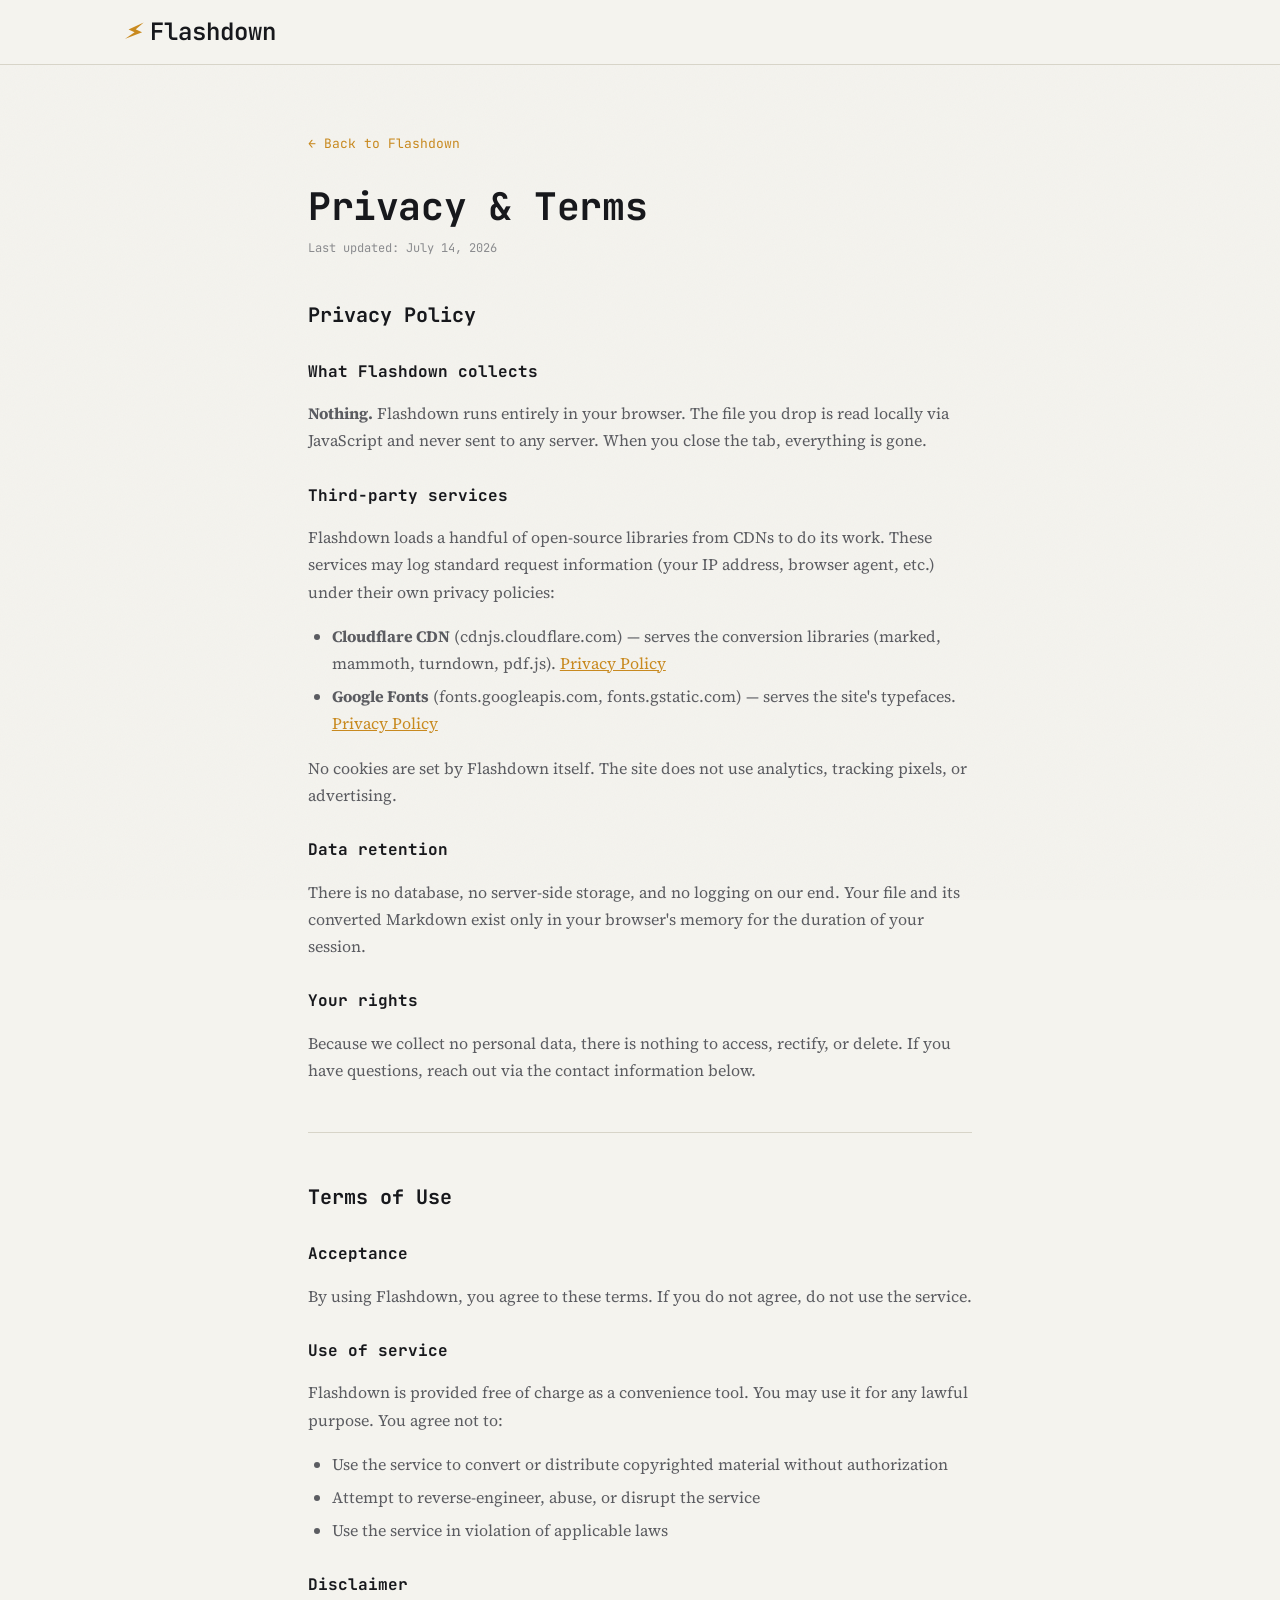
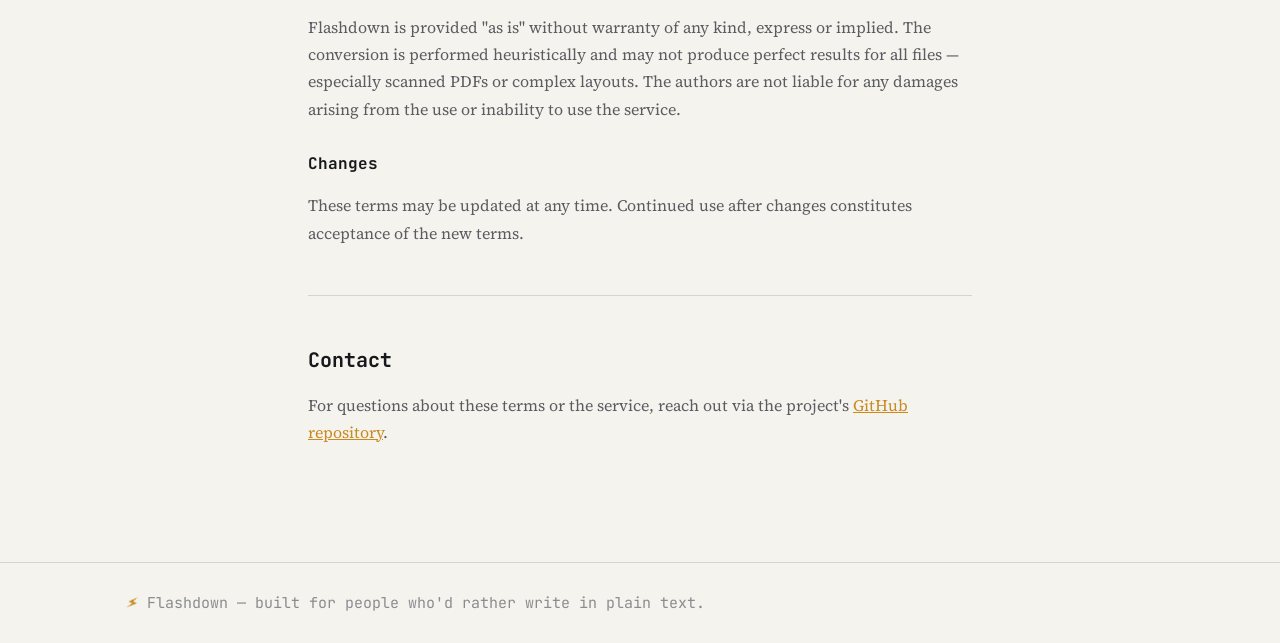
<file: legal.html>
<!DOCTYPE html>
<html lang="en">
<head>
<meta charset="UTF-8">
<meta name="viewport" content="width=device-width, initial-scale=1.0">
<title>Privacy &amp; Terms — Flashdown</title>
<meta name="description" content="Privacy Policy and Terms of Use for Flashdown — the browser-based PDF, DOCX &amp; TXT to Markdown converter.">
<meta property="og:title" content="Privacy &amp; Terms — Flashdown">
<meta property="og:description" content="Privacy Policy and Terms of Use for Flashdown — the browser-based PDF, DOCX &amp; TXT to Markdown converter.">
<meta property="og:type" content="website">
<meta property="og:url" content="https://flashdown.co.in/legal.html">
<meta property="og:image" content="https://flashdown.co.in/og-image.png">
<meta name="twitter:card" content="summary_large_image">
<meta name="twitter:title" content="Privacy &amp; Terms — Flashdown">
<meta name="twitter:description" content="Privacy Policy and Terms of Use for Flashdown — the browser-based PDF, DOCX &amp; TXT to Markdown converter.">
<link rel="canonical" href="https://flashdown.co.in/legal.html">
<link rel="icon" type="image/svg+xml" href="favicon.svg">
<link rel="preconnect" href="https://fonts.googleapis.com">
<link rel="preconnect" href="https://fonts.gstatic.com" crossorigin>
<link href="https://fonts.googleapis.com/css2?family=JetBrains+Mono:wght@400;500;600;700&family=Source+Serif+4:opsz,wght@8..60,400;8..60,500;8..60,600&display=swap" rel="stylesheet">
<link rel="stylesheet" href="style.css">
<style>
.legal { padding: 64px 28px 100px; max-width: 720px; margin: 0 auto; }
.legal h1 { font-family: var(--mono); font-size: clamp(28px, 4vw, 38px); margin: 0 0 8px; }
.legal h2 { font-family: var(--mono); font-size: 20px; margin: 40px 0 12px; color: var(--ink); }
.legal h3 { font-family: var(--mono); font-size: 16px; margin: 28px 0 8px; color: var(--ink); }
.legal p, .legal li { color: var(--ink-soft); font-size: 16px; line-height: 1.7; }
.legal ul { padding-left: 1.4em; }
.legal li { margin: 6px 0; }
.legal hr { border: none; border-top: 1.5px solid var(--rule); margin: 48px 0; }
.legal .updated { font-family: var(--mono); font-size: 12px; color: var(--ink-faint); margin-bottom: 32px; }
.legal a { color: var(--amber); }
.legal address { font-style: normal; color: var(--ink-soft); }
.back-link { display: inline-flex; align-items: center; gap: 6px; font-family: var(--mono); font-size: 13px; color: var(--ink-soft); text-decoration: none; margin-bottom: 32px; }
.back-link:hover { color: var(--ink); }
</style>
</head>
<body>

<div class="grain"></div>

<header class="site-header">
  <div class="wrap header-inner">
    <div class="logo">
      <span class="logo-mark">⚡</span><span class="logo-text">Flashdown</span>
    </div>
  </div>
</header>

<main class="legal">
  <a href="index.html" class="back-link">&larr; Back to Flashdown</a>
  <h1>Privacy &amp; Terms</h1>
  <p class="updated">Last updated: July 14, 2026</p>

  <h2>Privacy Policy</h2>

  <h3>What Flashdown collects</h3>
  <p><strong>Nothing.</strong> Flashdown runs entirely in your browser. The file you drop is read locally via JavaScript and never sent to any server. When you close the tab, everything is gone.</p>

  <h3>Third-party services</h3>
  <p>Flashdown loads a handful of open-source libraries from CDNs to do its work. These services may log standard request information (your IP address, browser agent, etc.) under their own privacy policies:</p>
  <ul>
    <li><strong>Cloudflare CDN</strong> (cdnjs.cloudflare.com) — serves the conversion libraries (marked, mammoth, turndown, pdf.js). <a href="https://www.cloudflare.com/privacypolicy/" target="_blank" rel="noopener">Privacy Policy</a></li>
    <li><strong>Google Fonts</strong> (fonts.googleapis.com, fonts.gstatic.com) — serves the site's typefaces. <a href="https://policies.google.com/privacy" target="_blank" rel="noopener">Privacy Policy</a></li>
  </ul>
  <p>No cookies are set by Flashdown itself. The site does not use analytics, tracking pixels, or advertising.</p>

  <h3>Data retention</h3>
  <p>There is no database, no server-side storage, and no logging on our end. Your file and its converted Markdown exist only in your browser's memory for the duration of your session.</p>

  <h3>Your rights</h3>
  <p>Because we collect no personal data, there is nothing to access, rectify, or delete. If you have questions, reach out via the contact information below.</p>

  <hr>

  <h2>Terms of Use</h2>

  <h3>Acceptance</h3>
  <p>By using Flashdown, you agree to these terms. If you do not agree, do not use the service.</p>

  <h3>Use of service</h3>
  <p>Flashdown is provided free of charge as a convenience tool. You may use it for any lawful purpose. You agree not to:</p>
  <ul>
    <li>Use the service to convert or distribute copyrighted material without authorization</li>
    <li>Attempt to reverse-engineer, abuse, or disrupt the service</li>
    <li>Use the service in violation of applicable laws</li>
  </ul>

  <h3>Disclaimer</h3>
  <p>Flashdown is provided "as is" without warranty of any kind, express or implied. The conversion is performed heuristically and may not produce perfect results for all files — especially scanned PDFs or complex layouts. The authors are not liable for any damages arising from the use or inability to use the service.</p>

  <h3>Changes</h3>
  <p>These terms may be updated at any time. Continued use after changes constitutes acceptance of the new terms.</p>

  <hr>

  <h2>Contact</h2>
  <p>For questions about these terms or the service, reach out via the project's <a href="https://github.com/bills740ssrw-creator/flashdown" target="_blank" rel="noopener">GitHub repository</a>.</p>
</main>

<footer class="site-footer">
  <div class="wrap footer-inner">
    <span class="logo-mark">⚡</span>
    <p>Flashdown — built for people who'd rather write in plain text.</p>
  </div>
</footer>

</body>
</html>
</file>
<file: style.css>
/* ---------- tokens ---------- */
:root {
  --paper: #F4F3EE;
  --paper-deep: #EBE9E1;
  --paper-panel: #FCFBF8;
  --rule: #D7D4C8;
  --ink: #17181C;
  --ink-soft: #5B5C61;
  --ink-faint: #8B8C8F;
  --amber: #C98A1F;
  --amber-soft: #F0DDB2;
  --green: #2F7A52;
  --green-soft: #CFE8DA;
  --blue: #3B6EA5;
  --blue-soft: #D3E1EE;
  --red: #B8493F;
  --red-soft: #F0D8D4;
  --mono: 'JetBrains Mono', ui-monospace, SFMono-Regular, Menlo, Consolas, monospace;
  --serif: 'Source Serif 4', Georgia, 'Times New Roman', serif;
  --radius: 3px;
  --max: 1080px;
}

* { box-sizing: border-box; }
[hidden] { display: none !important; }
html { scroll-behavior: smooth; }

body {
  margin: 0;
  background: var(--paper);
  color: var(--ink);
  font-family: var(--serif);
  font-size: 17px;
  line-height: 1.6;
  -webkit-font-smoothing: antialiased;
}

.wrap { max-width: var(--max); margin: 0 auto; padding: 0 28px; }

a { color: inherit; }

code {
  font-family: var(--mono);
  background: var(--paper-deep);
  padding: 0.1em 0.4em;
  border-radius: 3px;
  font-size: 0.88em;
}

/* subtle paper grain */
.grain {
  position: fixed; inset: 0; pointer-events: none; z-index: 0;
  opacity: 0.035; mix-blend-mode: multiply;
  background-image: url("data:image/svg+xml,%3Csvg xmlns='http://www.w3.org/2000/svg' width='120' height='120'%3E%3Cfilter id='n'%3E%3CfeTurbulence type='fractalNoise' baseFrequency='0.9' numOctaves='2' stitchTiles='stitch'/%3E%3C/filter%3E%3Crect width='100%25' height='100%25' filter='url(%23n)'/%3E%3C/svg%3E");
}

/* ---------- header ---------- */
.site-header {
  position: sticky; top: 0; z-index: 20;
  background: rgba(244,243,238,0.88);
  backdrop-filter: blur(6px);
  border-bottom: 1px solid var(--rule);
}
.header-inner {
  display: flex; align-items: center; justify-content: space-between;
  height: 64px;
}
.logo { display: flex; align-items: center; gap: 8px; font-family: var(--mono); font-weight: 600; font-size: 24px; }
.logo-mark { color: var(--amber); font-weight: 700; display: inline-block; transform: rotate(25deg); }
.header-nav { display: flex; align-items: center; gap: 28px; font-family: var(--mono); font-size: 14px; }
.header-nav a { text-decoration: none; color: var(--ink-soft); border-bottom: 1px solid transparent; transition: color .15s, border-color .15s; }
.header-nav a:hover { color: var(--ink); border-color: var(--amber); }
.nav-cta {
  background: var(--amber); color: var(--ink) !important; font-weight: 600;
  padding: 8px 14px; border-radius: 5px; border-bottom: none !important;
  transition: transform .12s, background .15s !important;
}
.nav-cta:hover { background: #E0A53A; transform: translateY(-1px); }

/* ---------- hero ---------- */
.hero { padding: 32px 28px 40px; position: relative; z-index: 1; }
.hero-copy { max-width: 640px; margin-bottom: 44px; }
.eyebrow {
  font-family: var(--mono); font-size: 13px; letter-spacing: 0.06em;
  color: var(--amber); text-transform: lowercase; margin: 0 0 14px;
}
h1 {
  font-family: var(--mono); font-weight: 700; font-size: clamp(38px, 6vw, 60px);
  line-height: 1.04; margin: 0 0 20px; letter-spacing: -0.01em;
}
.hero-highlight { color: var(--amber); }
.hero-sub { font-size: 19px; color: var(--ink-soft); max-width: 540px; margin: 0; }
.hero-sub code { font-size: 0.85em; }
.trust-row { display: flex; flex-wrap: wrap; gap: 10px; margin-top: 22px; }
.trust-pill {
  display: inline-flex; align-items: center; gap: 6px;
  font-family: var(--mono); font-size: 12px; color: var(--ink-soft);
  background: var(--paper-panel); border: 1px solid var(--rule);
  padding: 6px 11px; border-radius: 20px;
}
.trust-pill svg { color: var(--amber); flex-shrink: 0; }

/* ---------- the bench (converter) ---------- */
.bench {
  display: grid;
  grid-template-columns: 1fr auto 1fr;
  align-items: stretch;
  gap: 0;
  background: var(--paper-panel);
  border: 1.5px solid var(--ink);
  border-radius: 10px;
  box-shadow: 0 2px 0 rgba(23,24,28,0.05), 0 32px 56px -20px rgba(23,24,28,0.4), 0 6px 16px -4px rgba(23,24,28,0.15);
  overflow: hidden;
  min-height: 420px;
  transition: box-shadow .2s;
}
.bench:hover {
  box-shadow: 0 2px 0 rgba(23,24,28,0.05), 0 36px 64px -20px rgba(23,24,28,0.44), 0 8px 20px -4px rgba(201,138,31,0.18);
}

.pane { display: flex; flex-direction: column; position: relative; }
.pane::before {
  content: ''; position: absolute; top: 0; left: 0; right: 0; height: 3px; z-index: 1;
}
.pane-in::before { background: var(--amber); }
.pane-out::before { background: var(--green); }
.pane-in { border-right: 1.5px solid var(--ink); cursor: pointer; transition: box-shadow .18s; }
.pane-in:focus-visible { outline: 2px solid var(--amber); outline-offset: -2px; }
.pane-in.dragover {
  box-shadow: inset 0 0 0 2px var(--amber);
  background: var(--amber-soft);
}
.pane-label {
  padding: 14px 22px; border-bottom: 1px solid var(--rule);
  font-family: var(--mono); font-size: 12px; letter-spacing: 0.1em; color: var(--ink-faint);
  display: flex; align-items: center; justify-content: space-between;
}
.pane-in .pane-label span { background: var(--amber); color: var(--paper-panel); font-weight: 700; }
.pane-out .pane-label span { background: var(--green); color: var(--paper-panel); font-weight: 700; }
.pane-label span { padding: 3px 10px; border-radius: 4px; letter-spacing: 0.06em; }
.pane-tools { display: flex; align-items: center; gap: 10px; }
.stat { font-size: 11px; color: var(--ink-faint); text-transform: none; letter-spacing: 0.02em; }
.icon-btn {
  display: flex; align-items: center; justify-content: center;
  width: 26px; height: 26px; border-radius: 4px; border: 1px solid var(--rule);
  background: var(--paper-panel); color: var(--ink-soft); cursor: pointer;
  transition: border-color .15s, color .15s;
}
.icon-btn:hover { border-color: var(--ink); color: var(--ink); }

.drop-content {
  flex: 1; display: flex; flex-direction: column; align-items: center; justify-content: center;
  gap: 14px; padding: 30px; text-align: center; transition: transform .18s;
}
.pane-in.dragover .drop-content { transform: scale(1.035); }
.paper-stack { width: 84px; height: auto; transition: transform .18s; }
.pane-in.dragover .paper-stack { transform: translateY(-3px) rotate(-2deg); }
.drop-instruction { margin: 0; font-size: 16.5px; color: var(--ink); }
.drop-instruction strong { font-family: var(--mono); font-weight: 700; color: var(--amber); }
.drop-formats { margin: 0; display: flex; gap: 8px; }
.drop-formats span {
  font-family: var(--mono); font-size: 11.5px; font-weight: 700; letter-spacing: 0.03em;
  padding: 3px 9px; border-radius: 4px; color: var(--paper-panel);
}
.drop-formats .fmt-pdf { background: var(--red); }
.drop-formats .fmt-docx { background: var(--blue); }
.drop-formats .fmt-txt { background: var(--green); }

.file-loaded { flex: 1; display: flex; align-items: center; justify-content: center; padding: 30px; }
.file-chip { display: flex; align-items: center; gap: 12px; font-family: var(--mono); font-size: 14px; }
.file-icon {
  display: flex; align-items: center; justify-content: center;
  background: var(--ink); color: var(--paper);
  width: 34px; height: 34px; border-radius: 4px; flex-shrink: 0;
}
.file-meta { display: flex; flex-direction: column; gap: 2px; text-align: left; }
.file-name { color: var(--ink); word-break: break-all; }
.file-size { color: var(--ink-faint); font-size: 12px; }

.seam {
  display: flex; flex-direction: column; align-items: center; justify-content: center;
  gap: 10px; padding: 0 18px; background: var(--paper-deep); position: relative;
  border-right: 1.5px solid var(--ink);
}

.seam-idle-icon { display: none; color: var(--ink-faint); }
.seam.idle .seam-idle-icon { display: flex; }

.steps { list-style: none; margin: 0; padding: 0; display: none; flex-direction: column; gap: 9px; }
.seam.active .steps, .seam.done .steps { display: flex; }
.step {
  font-family: var(--mono); font-size: 10.5px; letter-spacing: 0.03em; color: var(--ink-faint);
  align-items: center; gap: 7px; white-space: nowrap; opacity: 0.4;
  transition: opacity .2s, color .2s;
}
.step-dot {
  width: 6px; height: 6px; border-radius: 50%; background: var(--rule); flex-shrink: 0;
  transition: background .2s, box-shadow .2s;
}
.step.active { opacity: 1; color: var(--ink); }
.step.active .step-dot { background: var(--amber); box-shadow: 0 0 0 3px var(--amber-soft); animation: dotpulse 1s ease-in-out infinite; }
.step.complete { opacity: 0.75; color: var(--ink-soft); }
.step.complete .step-dot { background: var(--green); box-shadow: none; animation: none; }
.step[data-step="waiting"] { display: none; }
.step:not([data-step="waiting"]) { display: flex; }
@keyframes dotpulse { 0%,100% { opacity: 1; } 50% { opacity: 0.4; } }

.editor { flex: 1; display: flex; position: relative; overflow: hidden; }
.editor-empty { flex: 1; display: flex; align-items: center; justify-content: center; color: var(--ink-soft); text-align: center; font-size: 15px; }
.editor-empty p { margin: 0; }
.editor-empty strong { color: var(--green); font-family: var(--mono); }

/* ---------- rendered markdown preview ---------- */
.preview-body {
  flex: 1; min-width: 0; overflow-y: auto; max-height: 340px;
  padding: 22px 26px; font-family: var(--serif); font-size: 15.5px; line-height: 1.65; color: var(--ink);
}
.preview-body h1, .preview-body h2, .preview-body h3, .preview-body h4 {
  font-family: var(--mono); color: var(--amber); line-height: 1.3;
  margin: 1.1em 0 0.4em;
}
.preview-body h1:first-child, .preview-body h2:first-child, .preview-body h3:first-child { margin-top: 0; }
.preview-body h1 { font-size: 22px; }
.preview-body h2 { font-size: 19px; }
.preview-body h3 { font-size: 16.5px; }
.preview-body p { margin: 0.7em 0; }
.preview-body ul, .preview-body ol { margin: 0.6em 0; padding-left: 1.4em; }
.preview-body li { margin: 0.25em 0; }
.preview-body li::marker { color: var(--green); font-weight: 700; }
.preview-body strong { color: var(--ink); font-weight: 700; }
.preview-body a { color: var(--blue); }
.preview-body code {
  font-family: var(--mono); font-size: 0.86em; color: var(--blue);
  background: var(--blue-soft); border-radius: 3px; padding: 0.1em 0.35em;
}
.preview-body pre {
  background: var(--paper-deep); border-radius: 6px; padding: 12px 14px;
  overflow-x: auto; border: 1px solid var(--rule);
}
.preview-body pre code { background: none; padding: 0; color: var(--ink); }
.preview-body blockquote {
  margin: 0.7em 0; padding: 2px 16px; border-left: 3px solid var(--amber); color: var(--ink-soft);
}
.preview-body hr { border: none; border-top: 1.5px solid var(--red); margin: 1.4em 0; opacity: 0.6; }
.preview-body table { border-collapse: collapse; margin: 0.8em 0; font-size: 14px; }
.preview-body th, .preview-body td { border: 1px solid var(--rule); padding: 6px 10px; text-align: left; }
.preview-body th { background: var(--paper-deep); font-family: var(--mono); }

.editor-actions { display: flex; gap: 10px; padding: 14px 18px; border-top: 1px solid var(--rule); background: var(--paper-panel); flex-wrap: wrap; }

.btn {
  font-family: var(--mono); font-size: 13px; font-weight: 600;
  padding: 10px 16px; border-radius: 5px; border: 1px solid transparent;
  cursor: pointer; transition: transform .1s, background .15s, color .15s, border-color .15s;
}
.btn:hover { transform: translateY(-1px); }
.btn:active { transform: translateY(0); }
.btn-primary { background: var(--amber); color: var(--ink); border-color: var(--amber); }
.btn-primary:hover { background: #E0A53A; }
.btn-ghost { background: transparent; color: var(--ink); border-color: var(--rule); }
.btn-ghost:hover { border-color: var(--ink); }

.hero-note { margin: 18px 4px 0; font-family: var(--mono); font-size: 12.5px; color: var(--ink-faint); }
.hero-cta { text-align: center; margin: 0 0 20px; font-family: var(--mono); font-size: 14px; }
.cta-link { color: var(--amber); text-decoration: none; font-weight: 600; border-bottom: 1.5px solid transparent; transition: border-color .15s; }
.cta-link:hover { border-bottom-color: var(--amber); }

/* ---------- formats ---------- */
.section-head { max-width: 560px; margin-bottom: 36px; }
.section-head h2 { font-family: var(--mono); font-size: clamp(26px, 3.4vw, 34px); margin: 0; font-weight: 700; letter-spacing: -0.01em; }
.formats { padding: 84px 28px; }
.format-grid { display: grid; grid-template-columns: repeat(3, 1fr); gap: 1px; background: var(--rule); border: 1px solid var(--rule); border-radius: 8px; overflow: hidden; }
.format-card {
  background: var(--paper-panel); padding: 30px 26px; position: relative;
  transition: transform .18s, box-shadow .18s, z-index 0s;
}
.format-card:hover {
  transform: translateY(-3px); z-index: 1;
  box-shadow: 0 16px 32px -16px rgba(23,24,28,0.22);
}
.format-icon {
  display: inline-flex; align-items: center; justify-content: center;
  width: 44px; height: 44px; border-radius: 8px;
  background: var(--paper-deep); color: var(--amber); margin-bottom: 16px;
}
.format-tag { display: block; font-family: var(--mono); font-weight: 700; font-size: 15px; color: var(--ink); margin-bottom: 10px; }
.format-card p { margin: 0; color: var(--ink-soft); font-size: 15.5px; }

/* ---------- how it works ---------- */
.how { padding: 20px 28px 84px; }
.how-inner {
  background: var(--paper-deep); border-radius: 8px; padding: 48px 44px;
  display: grid; grid-template-columns: 1fr 1fr; gap: 48px;
  border: 1px solid var(--rule); transition: box-shadow .2s;
}
.how-inner:hover { box-shadow: 0 20px 40px -24px rgba(23,24,28,0.2); }
.how-sub { color: var(--ink-soft); margin: 14px 0 0; font-size: 16px; }
.how-steps { list-style: none; margin: 0; padding: 0; display: flex; flex-direction: column; gap: 22px; }
.how-steps li { display: flex; gap: 16px; align-items: baseline; }
.step-num { font-family: var(--mono); font-size: 13px; color: var(--amber); font-weight: 700; flex-shrink: 0; }
.how-steps strong { font-family: var(--mono); font-size: 15px; font-weight: 600; display: block; margin-bottom: 2px; }
.how-steps div { font-size: 15px; color: var(--ink-soft); }

/* ---------- faq ---------- */
.faq { padding: 20px 28px 100px; }
.faq-list { display: flex; flex-direction: column; border-top: 1px solid var(--rule); }
details { border-bottom: 1px solid var(--rule); padding: 18px 2px; }
summary {
  cursor: pointer; font-family: var(--mono); font-size: 15.5px; font-weight: 600;
  list-style: none; display: flex; justify-content: space-between; align-items: center;
}
summary::-webkit-details-marker { display: none; }
summary::after { content: '+'; color: var(--amber); font-size: 20px; font-weight: 400; }
details[open] summary::after { content: '\2212'; }
details p { color: var(--ink-soft); margin: 12px 0 4px; font-size: 15.5px; max-width: 640px; }

/* ---------- footer ---------- */
.site-footer { border-top: 1px solid var(--rule); padding: 28px 0; }
.footer-inner { display: flex; align-items: center; gap: 10px; font-family: var(--mono); font-size: 15px; color: var(--ink-faint); }
.footer-inner .logo-mark { color: var(--amber); font-weight: 700; }
.footer-inner p { margin: 0; }
.footer-legal { margin-left: auto; color: var(--ink-soft); text-decoration: none; font-size: 13px; font-weight: 600; padding: 4px 10px; border: 1px solid var(--rule); border-radius: 5px; transition: color .15s, border-color .15s; }
.footer-legal:hover { color: var(--ink); border-color: var(--amber); }

/* ---------- responsive ---------- */
@media (max-width: 860px) {
  .bench { grid-template-columns: 1fr; min-height: 0; }
  .pane-in { border-right: none; border-bottom: 1.5px solid var(--ink); }
  .seam { flex-direction: row; padding: 14px; border-top: none; border-right: none; border-bottom: 1.5px solid var(--ink); }
  .steps { flex-direction: row; flex-wrap: wrap; gap: 6px 14px; }
  .format-grid { grid-template-columns: 1fr; }
  .how-inner { grid-template-columns: 1fr; padding: 32px 26px; }

  .drop-content { padding: 22px 20px; gap: 10px; }
  .paper-stack { width: 56px; }
  .file-loaded { padding: 16px 20px; }
  .preview-body { max-height: 260px; font-size: 14.5px; padding: 16px 18px; }
  .editor-empty { padding: 30px 20px; font-size: 14px; }
  .pane-label { padding: 11px 16px; }
  .editor-actions { padding: 12px 14px; }
  .hero-note { display: none; }
  .logo-mark { transform: rotate(12deg); }
}

@media (prefers-reduced-motion: reduce) {
  * { animation: none !important; transition: none !important; }
}

/* ---------- toasts ---------- */
.toast-stack {
  position: fixed; bottom: 20px; right: 20px; z-index: 100;
  display: flex; flex-direction: column-reverse; gap: 10px;
  max-width: 340px;
}
.toast {
  font-family: var(--mono); font-size: 13px; line-height: 1.4;
  background: var(--ink); color: var(--paper);
  padding: 12px 14px; border-radius: 5px; border-left: 3px solid var(--amber);
  box-shadow: 0 8px 24px -8px rgba(23,24,28,0.4);
  animation: toast-in .22s ease-out;
}
.toast.success { border-left-color: var(--green); }
.toast.error { border-left-color: #C24444; }
.toast.leaving { animation: toast-out .18s ease-in forwards; }
@keyframes toast-in { from { opacity: 0; transform: translateY(8px); } to { opacity: 1; transform: translateY(0); } }
@keyframes toast-out { to { opacity: 0; transform: translateY(4px); } }

/* ---------- scroll reveal ---------- */
[data-reveal] { opacity: 0; transform: translateY(18px); transition: opacity .5s ease-out, transform .5s ease-out; }
[data-reveal].revealed { opacity: 1; transform: translateY(0); }
@media (prefers-reduced-motion: reduce) {
  [data-reveal] { opacity: 1; transform: none; transition: none; }
}

/* ---------- dark mode ---------- */
@media (prefers-color-scheme: dark) {
  :root {
    --paper: #18181C;
    --paper-deep: #202024;
    --paper-panel: #28282E;
    --rule: #38383E;
    --ink: #EBE9E1;
    --ink-soft: #9A9A9E;
    --ink-faint: #6A6A6E;
    --amber: #D4A043;
    --amber-soft: #3A2E18;
    --green: #4CAF6E;
    --green-soft: #1C3024;
    --blue: #6E9ED4;
    --blue-soft: #1C2A3A;
    --red: #D46A60;
    --red-soft: #3A1C1A;
  }

  .grain {
    opacity: 0.06;
    mix-blend-mode: screen;
  }

  .site-header {
    background: rgba(24,24,28,0.92);
  }

  .bench {
    box-shadow: 0 2px 0 rgba(0,0,0,0.3), 0 32px 56px -20px rgba(0,0,0,0.6);
  }
  .bench:hover {
    box-shadow: 0 2px 0 rgba(0,0,0,0.3), 0 36px 64px -20px rgba(0,0,0,0.65), 0 8px 20px -4px rgba(212,160,67,0.15);
  }

  .toast {
    background: var(--paper-panel);
    color: var(--ink);
    border: 1px solid var(--rule);
  }
}
</file>
